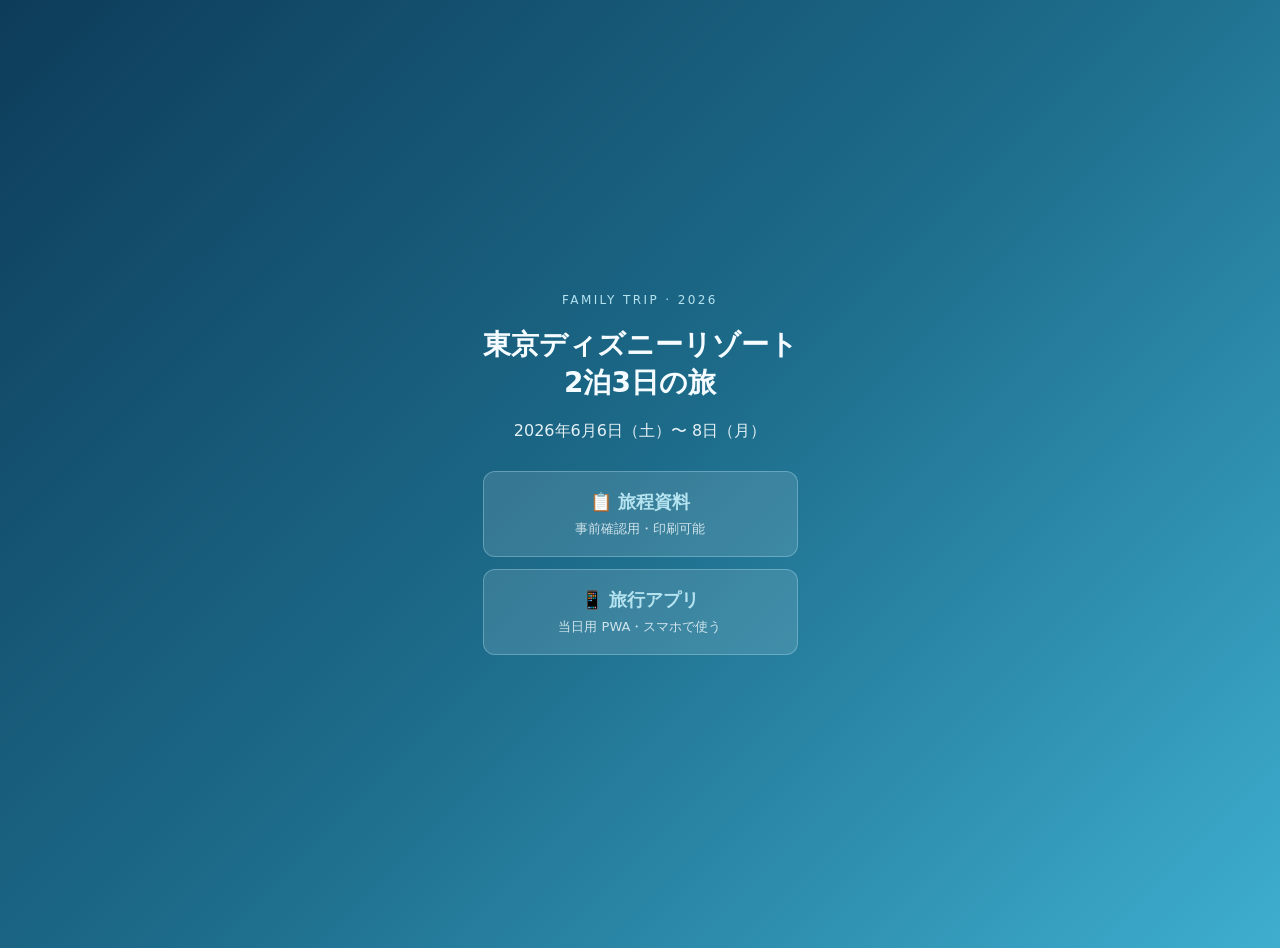
<file: index.html>
<!DOCTYPE html>
<html lang="ja">
<head>
<meta charset="UTF-8">
<meta name="viewport" content="width=device-width, initial-scale=1">
<title>Disney Trip 2026</title>
<style>
  body {
    font-family: -apple-system, system-ui, sans-serif;
    background: linear-gradient(135deg, #0d3c5a 0%, #1d6b8a 50%, #3eaecf 100%);
    color: #f5fcff;
    min-height: 100vh; margin: 0;
    display: flex; align-items: center; justify-content: center;
    padding: 24px;
  }
  .wrap { max-width: 480px; text-align: center; }
  h1 { font-size: 28px; margin-bottom: 8px; }
  .eyebrow { letter-spacing: 0.2em; color: #b5e3f0; font-size: 12px; margin-bottom: 12px; }
  p { opacity: 0.92; margin-bottom: 28px; line-height: 1.6; }
  .links { display: grid; gap: 12px; }
  a {
    display: block;
    background: rgba(255,255,255,0.12);
    border: 1px solid rgba(180,230,245,0.35);
    color: #f5fcff;
    padding: 18px 24px;
    border-radius: 12px;
    text-decoration: none;
    font-size: 16px;
    transition: 0.2s;
  }
  a:hover { background: rgba(255,255,255,0.2); }
  a strong { display: block; color: #b5e3f0; font-size: 18px; margin-bottom: 4px; }
  a small { opacity: 0.8; font-size: 13px; }
</style>
</head>
<body>
<div class="wrap">
  <div class="eyebrow">FAMILY TRIP · 2026</div>
  <h1>東京ディズニーリゾート<br>2泊3日の旅</h1>
  <p>2026年6月6日（土）〜 8日（月）</p>
  <div class="links">
    <a href="docs/"><strong>📋 旅程資料</strong><small>事前確認用・印刷可能</small></a>
    <a href="app/"><strong>📱 旅行アプリ</strong><small>当日用 PWA・スマホで使う</small></a>
  </div>
</div>
</body>
</html>
</file>
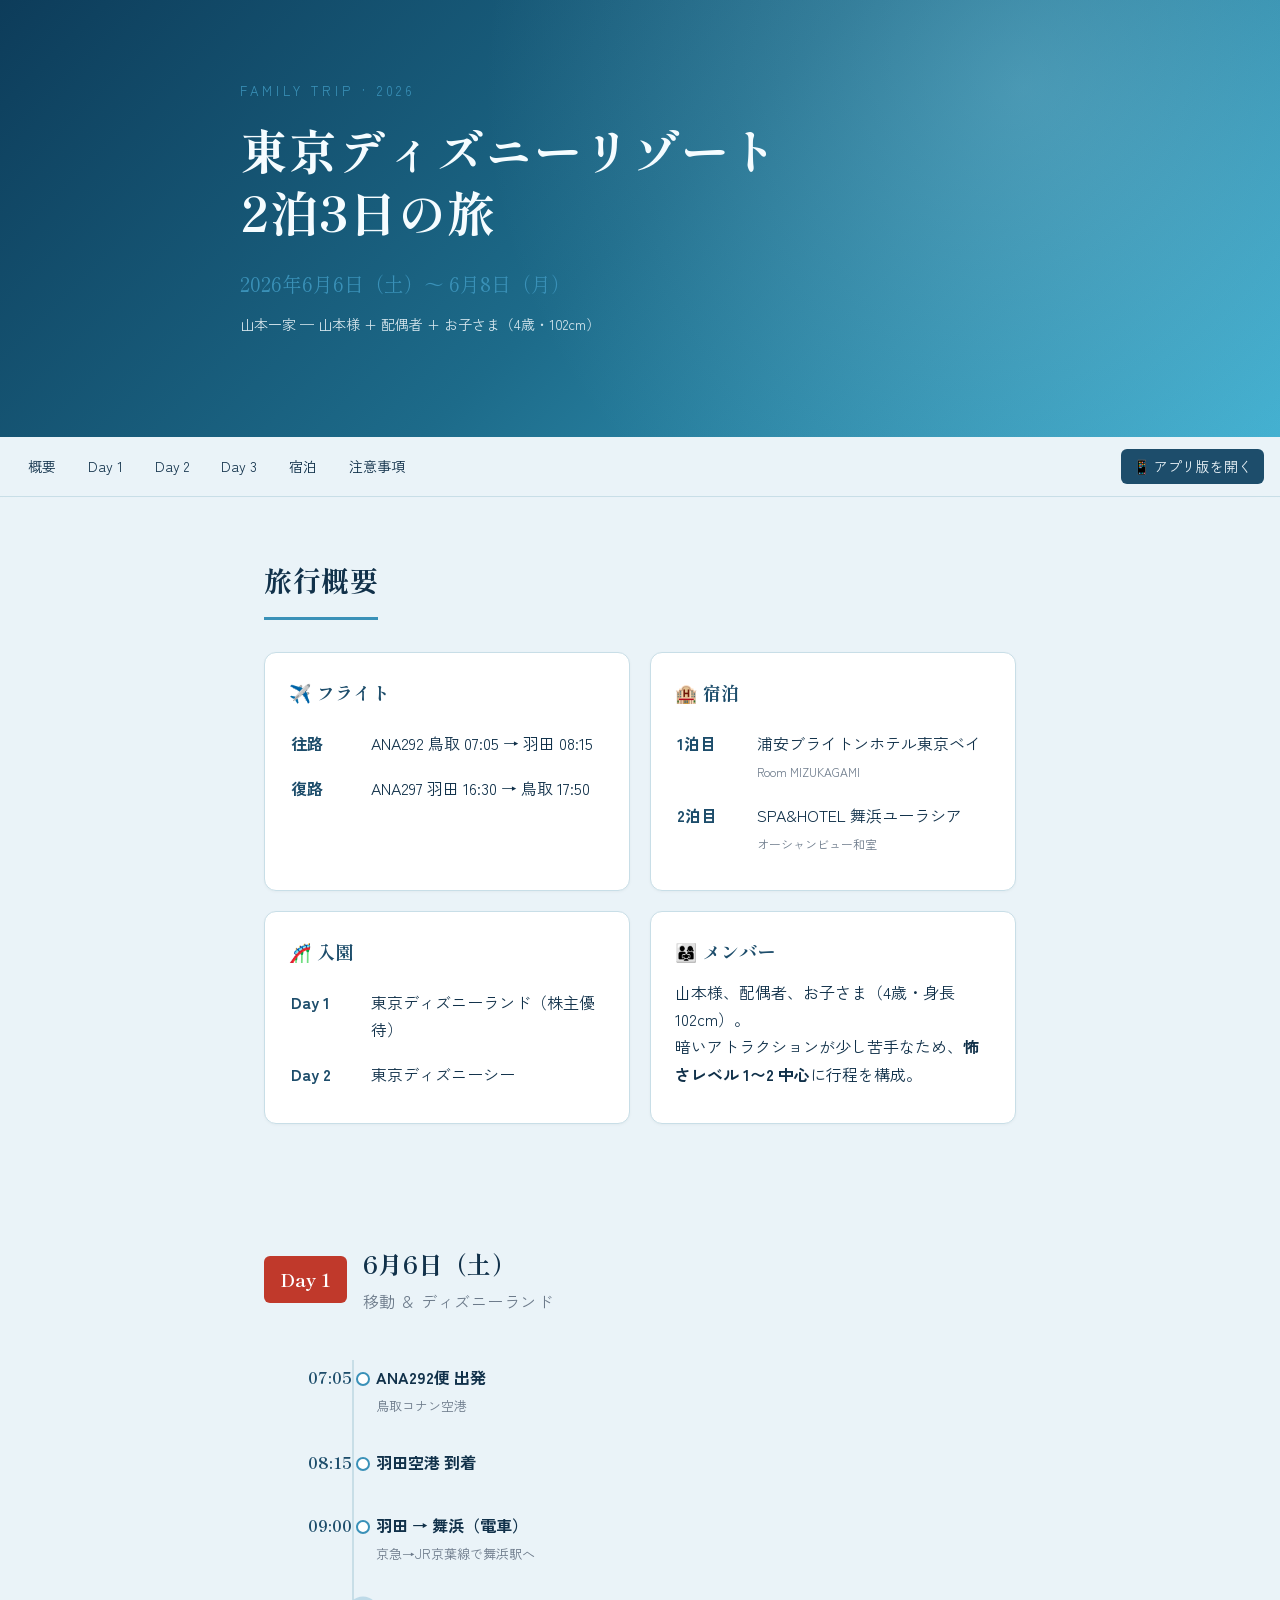
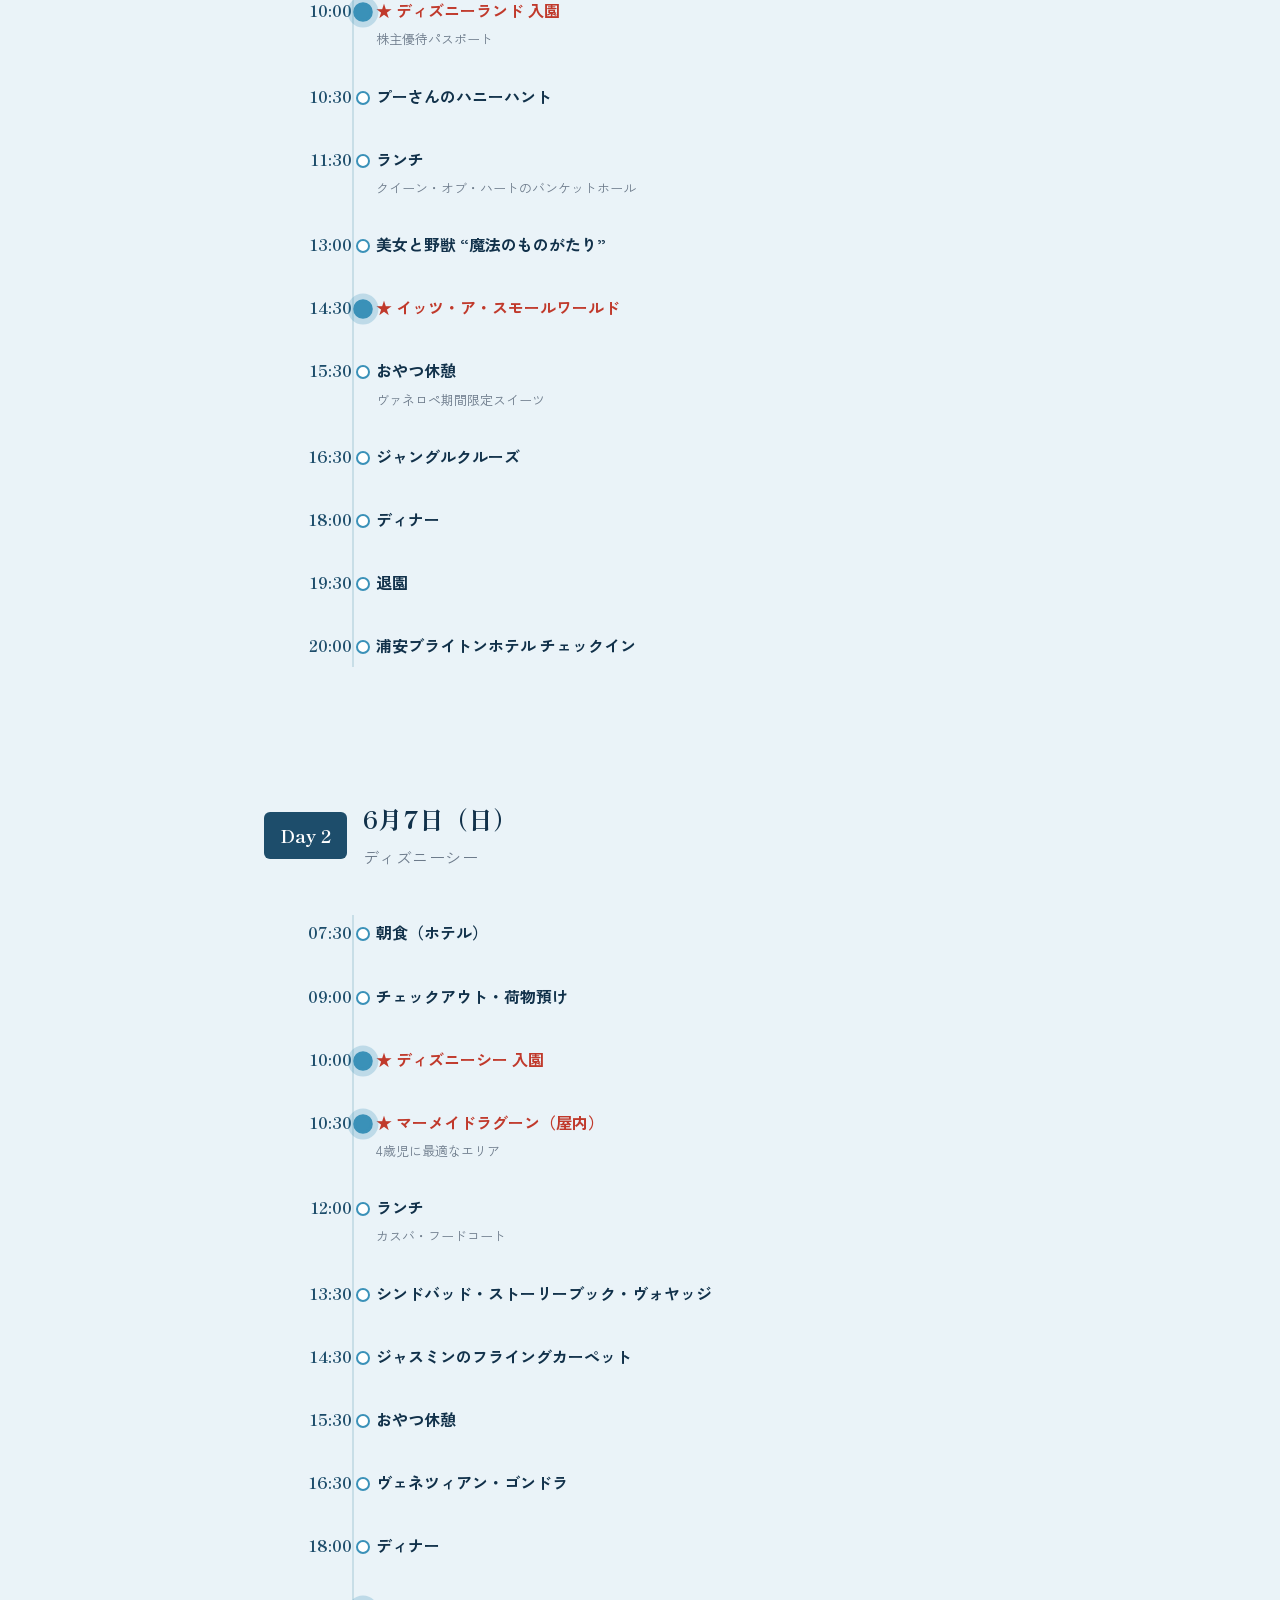
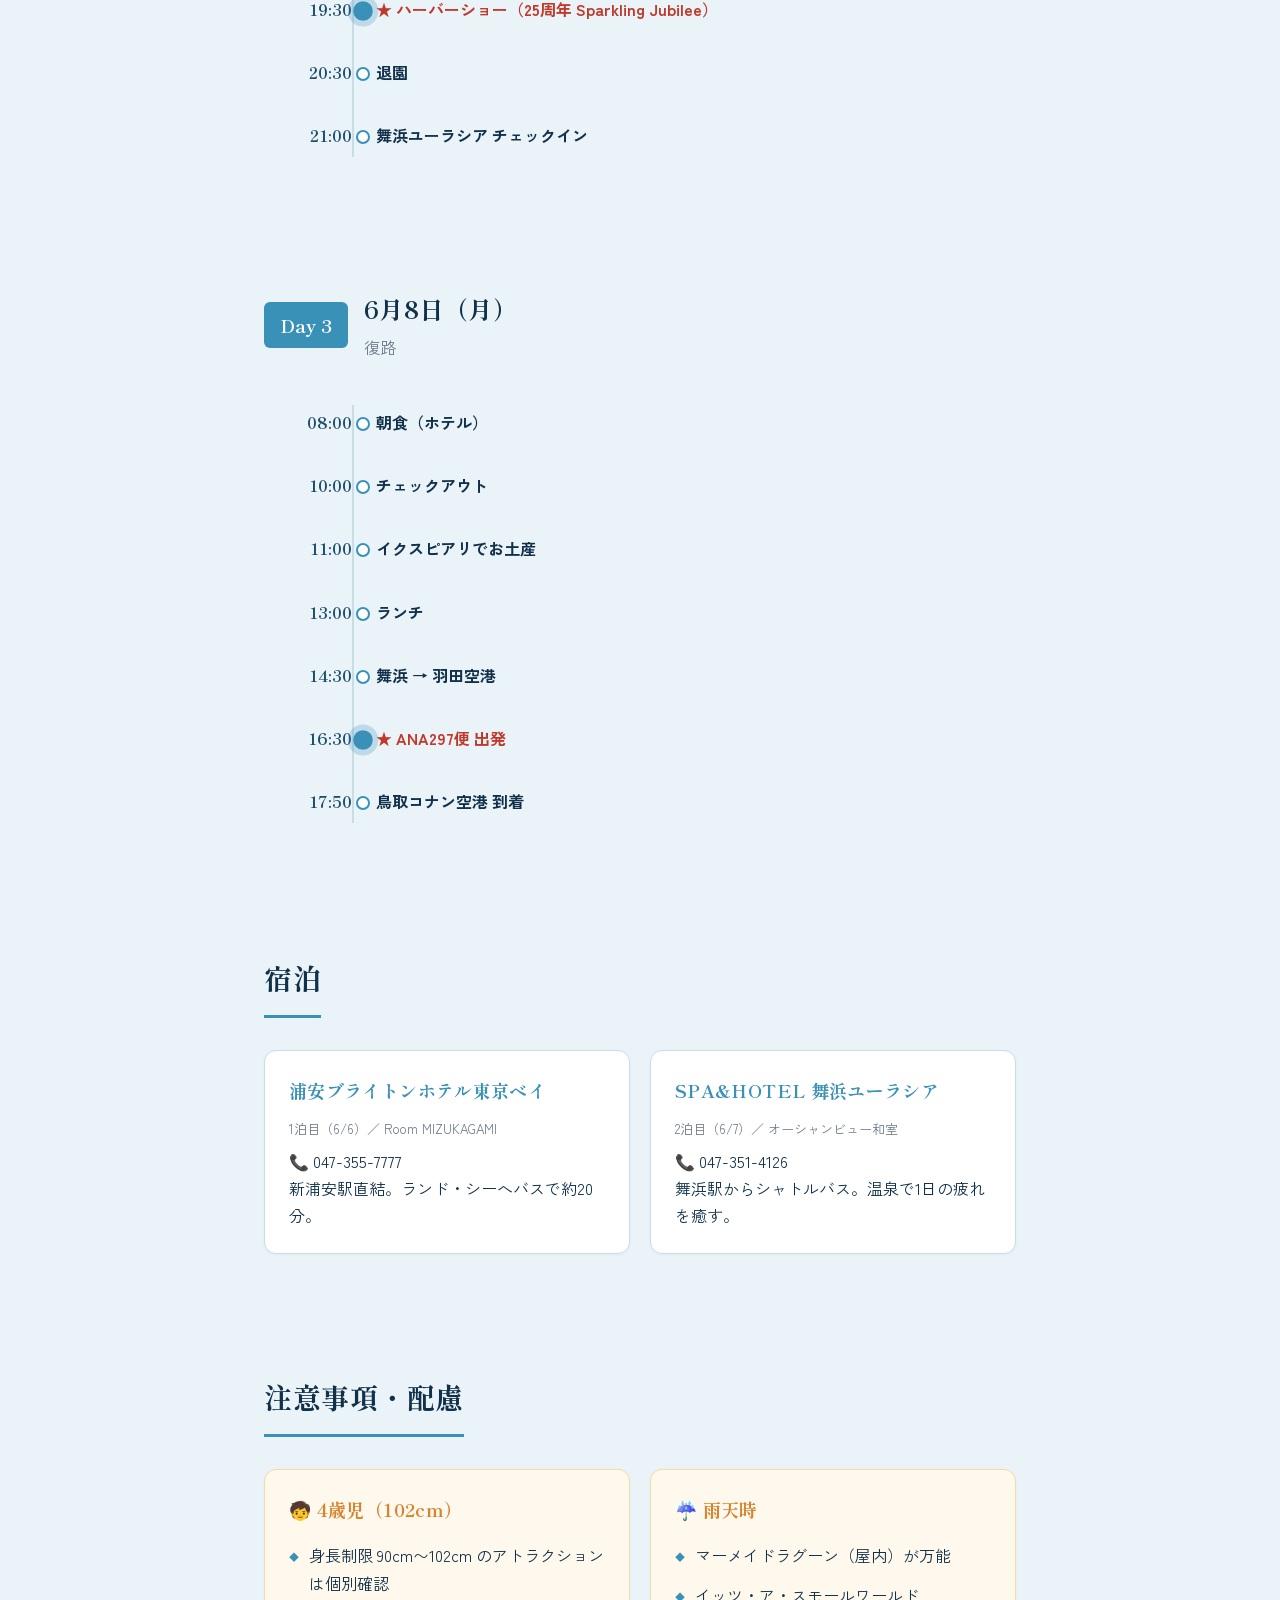
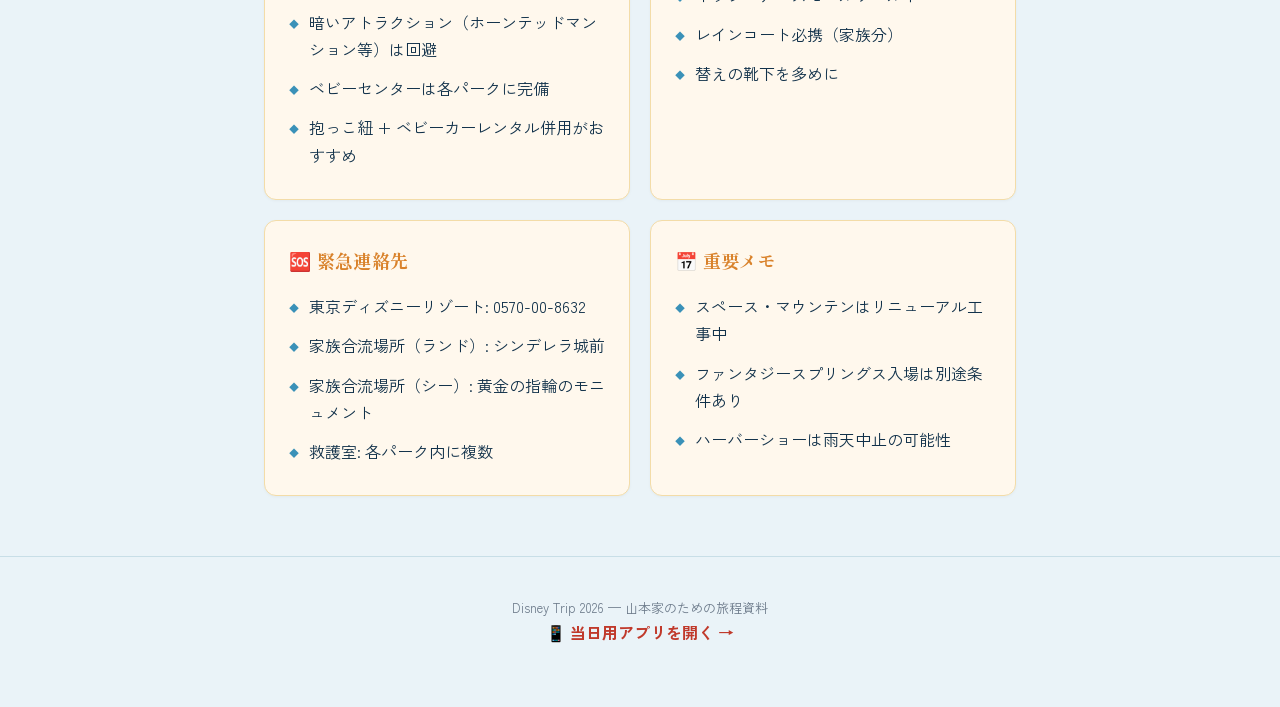
<file: docs/index.html>
<!DOCTYPE html>
<html lang="ja">
<head>
<meta charset="UTF-8">
<meta name="viewport" content="width=device-width, initial-scale=1">
<title>ディズニー旅行 2026 — 旅程資料</title>
<link rel="stylesheet" href="style.css">
<link rel="preconnect" href="https://fonts.googleapis.com">
<link rel="preconnect" href="https://fonts.gstatic.com" crossorigin>
<link href="https://fonts.googleapis.com/css2?family=Shippori+Mincho:wght@500;700&family=Zen+Kaku+Gothic+New:wght@400;500;700&display=swap" rel="stylesheet">
</head>
<body>

<header class="cover">
  <div class="cover-inner">
    <div class="eyebrow">Family Trip · 2026</div>
    <h1>東京ディズニーリゾート<br>2泊3日の旅</h1>
    <p class="sub">2026年6月6日（土）〜 6月8日（月）</p>
    <p class="meta">山本一家 — 山本様 + 配偶者 + お子さま（4歳・102cm）</p>
  </div>
</header>

<nav class="toc">
  <a href="#overview">概要</a>
  <a href="#day1">Day 1</a>
  <a href="#day2">Day 2</a>
  <a href="#day3">Day 3</a>
  <a href="#hotels">宿泊</a>
  <a href="#tips">注意事項</a>
  <a href="../app/" class="cta">📱 アプリ版を開く</a>
</nav>

<section id="overview" class="section">
  <h2>旅行概要</h2>
  <div class="grid two">
    <div class="card">
      <h3>✈️ フライト</h3>
      <table class="table">
        <tr><td>往路</td><td>ANA292 鳥取 07:05 → 羽田 08:15</td></tr>
        <tr><td>復路</td><td>ANA297 羽田 16:30 → 鳥取 17:50</td></tr>
      </table>
    </div>
    <div class="card">
      <h3>🏨 宿泊</h3>
      <table class="table">
        <tr><td>1泊目</td><td>浦安ブライトンホテル東京ベイ<br><small>Room MIZUKAGAMI</small></td></tr>
        <tr><td>2泊目</td><td>SPA&HOTEL 舞浜ユーラシア<br><small>オーシャンビュー和室</small></td></tr>
      </table>
    </div>
    <div class="card">
      <h3>🎢 入園</h3>
      <table class="table">
        <tr><td>Day 1</td><td>東京ディズニーランド（株主優待）</td></tr>
        <tr><td>Day 2</td><td>東京ディズニーシー</td></tr>
      </table>
    </div>
    <div class="card">
      <h3>👨‍👩‍👧 メンバー</h3>
      <p>山本様、配偶者、お子さま（4歳・身長102cm）。<br>暗いアトラクションが少し苦手なため、<strong>怖さレベル 1〜2 中心</strong>に行程を構成。</p>
    </div>
  </div>
</section>

<section id="day1" class="section day land">
  <div class="day-head">
    <div class="day-num">Day 1</div>
    <h2>6月6日（土）<span>移動 ＆ ディズニーランド</span></h2>
  </div>
  <ol class="timeline">
    <li><time>07:05</time><div><strong>ANA292便 出発</strong><span>鳥取コナン空港</span></div></li>
    <li><time>08:15</time><div><strong>羽田空港 到着</strong></div></li>
    <li><time>09:00</time><div><strong>羽田 → 舞浜（電車）</strong><span>京急→JR京葉線で舞浜駅へ</span></div></li>
    <li class="hl"><time>10:00</time><div><strong>★ ディズニーランド 入園</strong><span>株主優待パスポート</span></div></li>
    <li><time>10:30</time><div><strong>プーさんのハニーハント</strong></div></li>
    <li><time>11:30</time><div><strong>ランチ</strong><span>クイーン・オブ・ハートのバンケットホール</span></div></li>
    <li><time>13:00</time><div><strong>美女と野獣 “魔法のものがたり”</strong></div></li>
    <li class="hl"><time>14:30</time><div><strong>★ イッツ・ア・スモールワールド</strong></div></li>
    <li><time>15:30</time><div><strong>おやつ休憩</strong><span>ヴァネロペ期間限定スイーツ</span></div></li>
    <li><time>16:30</time><div><strong>ジャングルクルーズ</strong></div></li>
    <li><time>18:00</time><div><strong>ディナー</strong></div></li>
    <li><time>19:30</time><div><strong>退園</strong></div></li>
    <li><time>20:00</time><div><strong>浦安ブライトンホテル チェックイン</strong></div></li>
  </ol>
</section>

<section id="day2" class="section day sea">
  <div class="day-head">
    <div class="day-num">Day 2</div>
    <h2>6月7日（日）<span>ディズニーシー</span></h2>
  </div>
  <ol class="timeline">
    <li><time>07:30</time><div><strong>朝食（ホテル）</strong></div></li>
    <li><time>09:00</time><div><strong>チェックアウト・荷物預け</strong></div></li>
    <li class="hl"><time>10:00</time><div><strong>★ ディズニーシー 入園</strong></div></li>
    <li class="hl"><time>10:30</time><div><strong>★ マーメイドラグーン（屋内）</strong><span>4歳児に最適なエリア</span></div></li>
    <li><time>12:00</time><div><strong>ランチ</strong><span>カスバ・フードコート</span></div></li>
    <li><time>13:30</time><div><strong>シンドバッド・ストーリーブック・ヴォヤッジ</strong></div></li>
    <li><time>14:30</time><div><strong>ジャスミンのフライングカーペット</strong></div></li>
    <li><time>15:30</time><div><strong>おやつ休憩</strong></div></li>
    <li><time>16:30</time><div><strong>ヴェネツィアン・ゴンドラ</strong></div></li>
    <li><time>18:00</time><div><strong>ディナー</strong></div></li>
    <li class="hl"><time>19:30</time><div><strong>★ ハーバーショー（25周年 Sparkling Jubilee）</strong></div></li>
    <li><time>20:30</time><div><strong>退園</strong></div></li>
    <li><time>21:00</time><div><strong>舞浜ユーラシア チェックイン</strong></div></li>
  </ol>
</section>

<section id="day3" class="section day">
  <div class="day-head">
    <div class="day-num">Day 3</div>
    <h2>6月8日（月）<span>復路</span></h2>
  </div>
  <ol class="timeline">
    <li><time>08:00</time><div><strong>朝食（ホテル）</strong></div></li>
    <li><time>10:00</time><div><strong>チェックアウト</strong></div></li>
    <li><time>11:00</time><div><strong>イクスピアリでお土産</strong></div></li>
    <li><time>13:00</time><div><strong>ランチ</strong></div></li>
    <li><time>14:30</time><div><strong>舞浜 → 羽田空港</strong></div></li>
    <li class="hl"><time>16:30</time><div><strong>★ ANA297便 出発</strong></div></li>
    <li><time>17:50</time><div><strong>鳥取コナン空港 到着</strong></div></li>
  </ol>
</section>

<section id="hotels" class="section">
  <h2>宿泊</h2>
  <div class="grid two">
    <div class="card hotel">
      <h3>浦安ブライトンホテル東京ベイ</h3>
      <p class="muted">1泊目（6/6）／ Room MIZUKAGAMI</p>
      <p>📞 047-355-7777</p>
      <p>新浦安駅直結。ランド・シーへバスで約20分。</p>
    </div>
    <div class="card hotel">
      <h3>SPA&HOTEL 舞浜ユーラシア</h3>
      <p class="muted">2泊目（6/7）／ オーシャンビュー和室</p>
      <p>📞 047-351-4126</p>
      <p>舞浜駅からシャトルバス。温泉で1日の疲れを癒す。</p>
    </div>
  </div>
</section>

<section id="tips" class="section">
  <h2>注意事項・配慮</h2>
  <div class="grid two">
    <div class="card warn">
      <h3>🧒 4歳児（102cm）</h3>
      <ul>
        <li>身長制限 90cm〜102cm のアトラクションは個別確認</li>
        <li>暗いアトラクション（ホーンテッドマンション等）は回避</li>
        <li>ベビーセンターは各パークに完備</li>
        <li>抱っこ紐 + ベビーカーレンタル併用がおすすめ</li>
      </ul>
    </div>
    <div class="card warn">
      <h3>☔ 雨天時</h3>
      <ul>
        <li>マーメイドラグーン（屋内）が万能</li>
        <li>イッツ・ア・スモールワールド</li>
        <li>レインコート必携（家族分）</li>
        <li>替えの靴下を多めに</li>
      </ul>
    </div>
    <div class="card warn">
      <h3>🆘 緊急連絡先</h3>
      <ul>
        <li>東京ディズニーリゾート: 0570-00-8632</li>
        <li>家族合流場所（ランド）: シンデレラ城前</li>
        <li>家族合流場所（シー）: 黄金の指輪のモニュメント</li>
        <li>救護室: 各パーク内に複数</li>
      </ul>
    </div>
    <div class="card warn">
      <h3>📅 重要メモ</h3>
      <ul>
        <li>スペース・マウンテンはリニューアル工事中</li>
        <li>ファンタジースプリングス入場は別途条件あり</li>
        <li>ハーバーショーは雨天中止の可能性</li>
      </ul>
    </div>
  </div>
</section>

<footer class="footer">
  <p>Disney Trip 2026 — 山本家のための旅程資料</p>
  <p><a href="../app/">📱 当日用アプリを開く →</a></p>
</footer>

</body>
</html>
</file>
<file: docs/style.css>
:root {
  --ink: #11314a;
  --paper: #eaf3f8;
  --gold: #3a91b8;
  --rouge: #c0392b;
  --navy: #1d4d6b;
  --mint: #5a8d7d;
  --warn: #d9822b;
  --muted: #6c7a8a;
  --line: #c8dee7;
}

* { box-sizing: border-box; margin: 0; padding: 0; }

html { scroll-behavior: smooth; }

body {
  font-family: 'Zen Kaku Gothic New', system-ui, -apple-system, sans-serif;
  background: var(--paper);
  color: var(--ink);
  line-height: 1.7;
  font-size: 16px;
}

h1, h2, h3 {
  font-family: 'Shippori Mincho', serif;
  font-weight: 700;
  letter-spacing: 0.02em;
}

.cover {
  background: linear-gradient(135deg, #0d3c5a 0%, #1d6b8a 50%, #3eaecf 100%);
  color: #f5fcff;
  padding: 80px 24px 100px;
  position: relative;
  overflow: hidden;
}
.cover::before {
  content: '';
  position: absolute;
  inset: 0;
  background: radial-gradient(circle at 80% 20%, rgba(180, 230, 245, 0.25), transparent 50%);
  pointer-events: none;
}
.cover-inner { max-width: 800px; margin: 0 auto; position: relative; }
.eyebrow {
  font-size: 13px;
  letter-spacing: 0.3em;
  color: var(--gold);
  text-transform: uppercase;
  margin-bottom: 16px;
}
.cover h1 {
  font-size: clamp(28px, 5vw, 48px);
  line-height: 1.3;
  margin-bottom: 24px;
}
.cover .sub {
  font-size: 20px;
  font-family: 'Shippori Mincho', serif;
  color: var(--gold);
  margin-bottom: 12px;
}
.cover .meta { color: rgba(245, 252, 255, 0.85); font-size: 14px; }

.toc {
  position: sticky;
  top: 0;
  background: rgba(234, 243, 248, 0.96);
  backdrop-filter: blur(10px);
  border-bottom: 1px solid var(--line);
  padding: 12px 16px;
  display: flex;
  gap: 8px;
  flex-wrap: wrap;
  justify-content: center;
  z-index: 100;
}
.toc a {
  color: var(--ink);
  text-decoration: none;
  font-size: 14px;
  padding: 6px 12px;
  border-radius: 6px;
  transition: background 0.2s;
}
.toc a:hover { background: var(--line); }
.toc a.cta {
  background: var(--navy);
  color: var(--paper);
  margin-left: auto;
}
.toc a.cta:hover { background: var(--rouge); }

.section {
  max-width: 800px;
  margin: 0 auto;
  padding: 60px 24px;
}
.section h2 {
  font-size: 28px;
  margin-bottom: 32px;
  border-bottom: 3px solid var(--gold);
  padding-bottom: 12px;
  display: inline-block;
}

.grid { display: grid; gap: 20px; }
.grid.two { grid-template-columns: repeat(auto-fit, minmax(280px, 1fr)); }

.card {
  background: white;
  border: 1px solid var(--line);
  border-radius: 12px;
  padding: 24px;
  box-shadow: 0 1px 3px rgba(0,0,0,0.04);
}
.card h3 { font-size: 18px; margin-bottom: 12px; color: var(--navy); }
.card.hotel h3 { color: var(--gold); }
.card.warn { background: #fff8ed; border-color: #f3dca8; }
.card.warn h3 { color: var(--warn); }
.card ul { list-style: none; padding: 0; }
.card ul li {
  padding: 6px 0;
  padding-left: 20px;
  position: relative;
}
.card ul li::before {
  content: '◆';
  color: var(--gold);
  position: absolute;
  left: 0;
  font-size: 10px;
  top: 12px;
}
.card .muted { color: var(--muted); font-size: 13px; margin-bottom: 8px; }

.table { width: 100%; }
.table td {
  padding: 8px 0;
  vertical-align: top;
}
.table td:first-child {
  font-weight: 700;
  color: var(--navy);
  width: 25%;
  white-space: nowrap;
}
.table td small { color: var(--muted); font-size: 12px; }

.day { position: relative; }
.day.land .day-num { background: var(--rouge); }
.day.sea .day-num { background: var(--navy); }
.day-head {
  display: flex;
  align-items: center;
  gap: 16px;
  margin-bottom: 32px;
  border-bottom: none;
}
.day-num {
  background: var(--gold);
  color: white;
  padding: 8px 16px;
  border-radius: 6px;
  font-weight: 700;
  font-family: 'Shippori Mincho', serif;
  font-size: 18px;
}
.day-head h2 {
  margin: 0;
  border-bottom: none;
  padding: 0;
  display: block;
  font-size: 24px;
}
.day-head h2 span {
  display: block;
  font-size: 16px;
  font-family: 'Zen Kaku Gothic New', sans-serif;
  color: var(--muted);
  font-weight: normal;
  margin-top: 4px;
}

.timeline {
  list-style: none;
  position: relative;
  padding-left: 8px;
}
.timeline::before {
  content: '';
  position: absolute;
  left: 88px;
  top: 12px;
  bottom: 12px;
  width: 2px;
  background: var(--line);
}
.timeline li {
  position: relative;
  display: grid;
  grid-template-columns: 80px 1fr;
  gap: 24px;
  padding: 16px 0;
  align-items: start;
}
.timeline li::after {
  content: '';
  position: absolute;
  left: 84px;
  top: 24px;
  width: 10px;
  height: 10px;
  background: white;
  border: 2px solid var(--gold);
  border-radius: 50%;
}
.timeline li.hl::after { background: var(--gold); transform: scale(1.4); box-shadow: 0 0 0 4px rgba(58, 145, 184, 0.25); }
.timeline li.hl strong { color: var(--rouge); }
.timeline time {
  font-family: 'Shippori Mincho', serif;
  font-weight: 700;
  color: var(--navy);
  font-size: 16px;
  text-align: right;
}
.timeline strong { display: block; font-size: 16px; margin-bottom: 4px; }
.timeline span { color: var(--muted); font-size: 13px; display: block; }

.footer {
  text-align: center;
  padding: 40px 24px 60px;
  color: var(--muted);
  font-size: 13px;
  border-top: 1px solid var(--line);
}
.footer a {
  color: var(--rouge);
  text-decoration: none;
  font-weight: 700;
  font-size: 16px;
}

@media (max-width: 600px) {
  .toc { padding: 8px; gap: 4px; }
  .toc a { font-size: 12px; padding: 4px 8px; }
  .toc a.cta { margin-left: 0; width: 100%; text-align: center; margin-top: 4px; }
  .section { padding: 40px 16px; }
  .timeline::before { left: 58px; }
  .timeline li { grid-template-columns: 50px 1fr; gap: 16px; }
  .timeline li::after { left: 54px; }
  .timeline time { font-size: 14px; }
}

@media print {
  .toc, .footer a { display: none; }
  .cover { background: white; color: var(--ink); padding: 40px 24px; }
  .cover .eyebrow { color: var(--gold); }
  .cover .sub { color: var(--rouge); }
  .cover .meta { color: var(--muted); }
  .section { padding: 30px 24px; page-break-inside: avoid; }
  .day { page-break-before: always; }
  .card { box-shadow: none; }
  body { font-size: 12px; }
}
</file>
